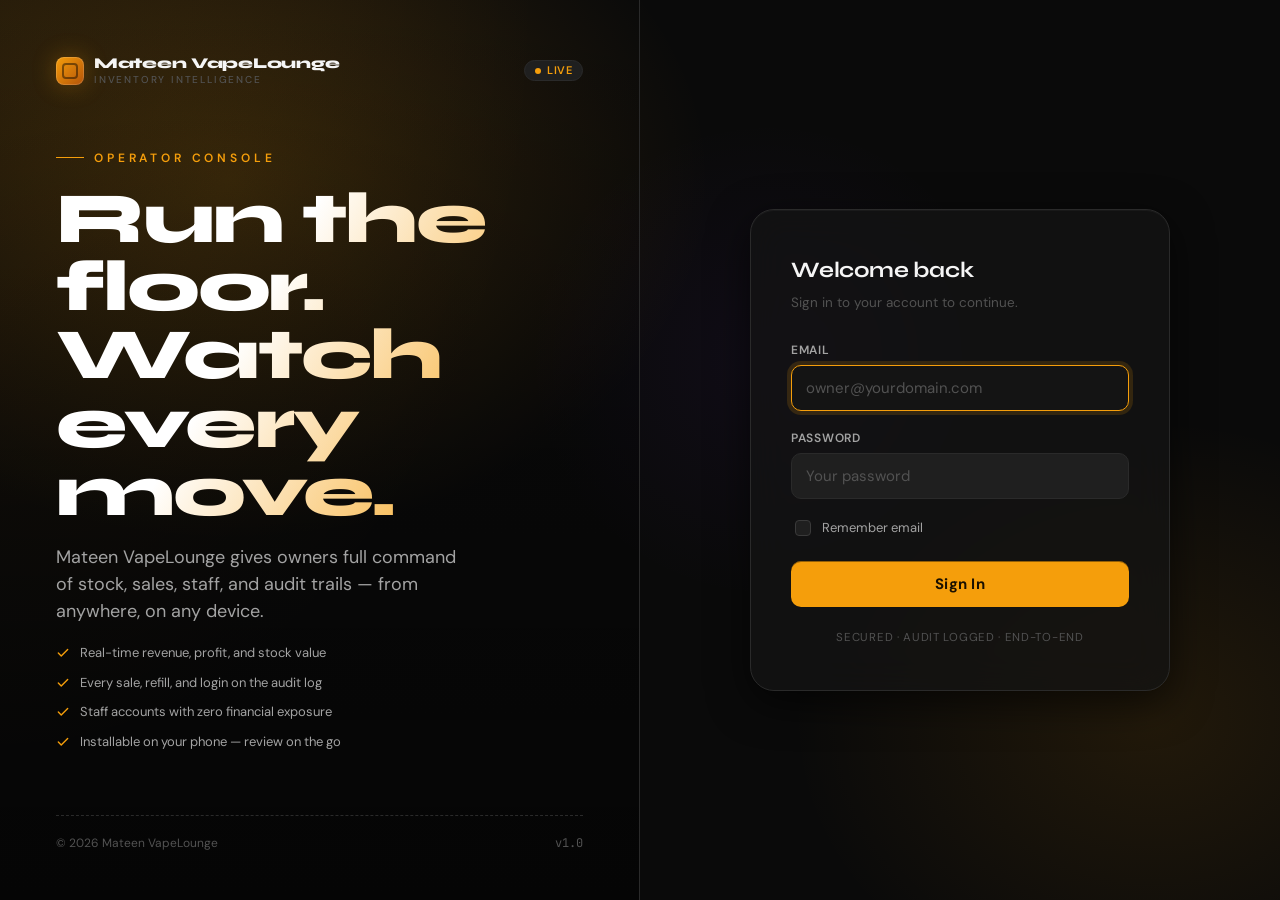
<file: MateenVapeLounge/frontend/index.html>
<!DOCTYPE html>
<html lang="en" data-theme="dark">
<head>
    <meta charset="UTF-8">
    <meta name="viewport" content="width=device-width, initial-scale=1, maximum-scale=1, user-scalable=no">
    <title>Mateen VapeLounge — Sign In</title>
    <meta name="description" content="Mateen VapeLounge inventory intelligence platform.">

    <link rel="manifest" href="/manifest.json">
    <meta name="theme-color" content="#f59e0b">
    <meta name="mobile-web-app-capable" content="yes">
    <meta name="apple-mobile-web-app-capable" content="yes">
    <meta name="apple-mobile-web-app-status-bar-style" content="black-translucent">
    <meta name="apple-mobile-web-app-title" content="VapeLounge">

    <link rel="stylesheet" href="css/main.css">
    <link rel="stylesheet" href="css/login.css">
</head>
<body>
    <div class="login-shell">
        <!-- Brand panel -->
        <aside class="login-brand">
            <div class="top-row">
                <div class="brand-mark">
                    <span class="logo-dot" aria-hidden="true"></span>
                    <span class="brand-text">
                        Mateen VapeLounge
                        <small>Inventory Intelligence</small>
                    </span>
                </div>
                <span class="badge badge-dot text-amber">Live</span>
            </div>

            <div class="hero">
                <span class="eyebrow">Operator console</span>
                <h1>Run the floor.<br>Watch every move.</h1>
                <p class="tagline">
                    Mateen VapeLounge gives owners full command of stock, sales,
                    staff, and audit trails — from anywhere, on any device.
                </p>

                <ul class="feature-list">
                    <li>
                        <svg viewBox="0 0 24 24" fill="none" stroke="currentColor" stroke-width="2.4" stroke-linecap="round" stroke-linejoin="round"><polyline points="20 6 9 17 4 12"/></svg>
                        Real-time revenue, profit, and stock value
                    </li>
                    <li>
                        <svg viewBox="0 0 24 24" fill="none" stroke="currentColor" stroke-width="2.4" stroke-linecap="round" stroke-linejoin="round"><polyline points="20 6 9 17 4 12"/></svg>
                        Every sale, refill, and login on the audit log
                    </li>
                    <li>
                        <svg viewBox="0 0 24 24" fill="none" stroke="currentColor" stroke-width="2.4" stroke-linecap="round" stroke-linejoin="round"><polyline points="20 6 9 17 4 12"/></svg>
                        Staff accounts with zero financial exposure
                    </li>
                    <li>
                        <svg viewBox="0 0 24 24" fill="none" stroke="currentColor" stroke-width="2.4" stroke-linecap="round" stroke-linejoin="round"><polyline points="20 6 9 17 4 12"/></svg>
                        Installable on your phone — review on the go
                    </li>
                </ul>
            </div>

            <div class="footer-row">
                <span>© <span id="brandYear"></span> Mateen VapeLounge</span>
                <span class="font-mono">v1.0</span>
            </div>
        </aside>

        <!-- Login panel -->
        <main class="login-panel">
            <section class="login-card">
                <h2>Welcome back</h2>
                <p class="subhead">Sign in to your account to continue.</p>

                <div id="loginError" class="auth-error" role="alert"></div>

                <form id="loginForm" novalidate autocomplete="on">
                    <div class="field">
                        <label for="email">Email</label>
                        <input
                            type="email"
                            id="email"
                            class="input"
                            autocomplete="username"
                            placeholder="owner@yourdomain.com"
                            required
                        >
                    </div>

                    <div class="field">
                        <label for="password">Password</label>
                        <input
                            type="password"
                            id="password"
                            class="input"
                            autocomplete="current-password"
                            placeholder="Your password"
                            required
                        >
                    </div>

                    <div class="options-row">
                        <label class="checkbox" for="remember">
                            <input type="checkbox" id="remember">
                            <span>Remember email</span>
                        </label>
                    </div>

                    <button type="submit" id="loginSubmit" class="btn btn-primary btn-block">
                        <span class="spin" aria-hidden="true"></span>
                        <span class="btn-label">Sign In</span>
                    </button>
                </form>

                <p class="meta">Secured · Audit logged · End-to-end</p>
            </section>
        </main>
    </div>

    <script src="js/auth.js"></script>
    <script>document.getElementById('brandYear').textContent = new Date().getFullYear();</script>
</body>
</html>
</file>
<file: MateenVapeLounge/frontend/css/main.css>
/* =====================================================================
   Mateen VapeLounge - Design System (main.css)
   Dark, premium, amber. Inspired by Bloomberg terminal + modern SaaS.
   ===================================================================== */

/* ----- Fonts ----- */
@import url('https://fonts.googleapis.com/css2?family=Syne:wght@500;600;700;800&family=DM+Sans:wght@400;500;600;700&family=JetBrains+Mono:wght@400;500;600&display=swap');

/* ----- Tokens ----- */
:root {
    --bg-base:        #0a0a0a;
    --bg-card:        #141414;
    --bg-elevated:    #1f1f1f;
    --bg-hover:       #242424;
    --border:         #2a2a2a;
    --border-strong:  #3a3a3a;

    --accent:         #f59e0b;
    --accent-hover:   #d97706;
    --accent-soft:    #b45309;
    --accent-glow:    rgba(245,158,11,0.15);
    --accent-glow-strong: rgba(245,158,11,0.30);

    --danger:         #ef4444;
    --danger-hover:   #dc2626;
    --danger-glow:    rgba(239,68,68,0.15);

    --success:        #22c55e;
    --success-glow:   rgba(34,197,94,0.15);

    --info:           #38bdf8;
    --info-glow:      rgba(56,189,248,0.15);

    --text-primary:   #f5f5f5;
    --text-secondary: #a3a3a3;
    --text-muted:     #525252;
    --text-faint:     #2e2e2e;

    --font-display:   'Syne', sans-serif;
    --font-body:      'DM Sans', sans-serif;
    --font-mono:      'JetBrains Mono', monospace;

    --radius-sm:      6px;
    --radius:         10px;
    --radius-lg:      16px;
    --radius-xl:      24px;

    --shadow-sm:      0 1px 2px rgba(0,0,0,0.4);
    --shadow:         0 4px 16px rgba(0,0,0,0.5);
    --shadow-lg:      0 12px 40px rgba(0,0,0,0.6);

    --speed:          180ms;
    --speed-slow:     320ms;
    --ease:           cubic-bezier(0.4, 0, 0.2, 1);
}

[data-theme="light"] {
    --bg-base:        #f4f4f5;
    --bg-card:        #ffffff;
    --bg-elevated:    #f7f7f8;
    --bg-hover:       #efeff1;
    --border:         #e4e4e7;
    --border-strong:  #d4d4d8;

    --accent:         #d97706;
    --accent-hover:   #b45309;
    --accent-soft:    #92400e;
    --accent-glow:    rgba(217,119,6,0.12);
    --accent-glow-strong: rgba(217,119,6,0.22);

    --text-primary:   #18181b;
    --text-secondary: #525258;
    --text-muted:     #71717a;
    --text-faint:     #d4d4d8;

    --shadow-sm:      0 1px 2px rgba(0,0,0,0.06);
    --shadow:         0 6px 20px rgba(0,0,0,0.06);
    --shadow-lg:      0 16px 48px rgba(0,0,0,0.10);
}

/* ----- Reset / base ----- */
*, *::before, *::after { box-sizing: border-box; }

html, body {
    margin: 0;
    padding: 0;
    min-height: 100vh;
}

body {
    font-family: var(--font-body);
    font-size: 14.5px;
    line-height: 1.5;
    color: var(--text-primary);
    background-color: var(--bg-base);
    -webkit-font-smoothing: antialiased;
    -moz-osx-font-smoothing: grayscale;
    overflow-x: hidden;
    transition: background-color var(--speed-slow) var(--ease),
                color var(--speed-slow) var(--ease);
}

a { color: var(--accent); text-decoration: none; }
a:hover { color: var(--accent-hover); }

h1, h2, h3, h4 {
    font-family: var(--font-display);
    font-weight: 700;
    letter-spacing: -0.01em;
    color: var(--text-primary);
    margin: 0;
}
h1 { font-size: 28px; }
h2 { font-size: 22px; }
h3 { font-size: 17px; }
h4 { font-size: 14px; letter-spacing: 0.04em; text-transform: uppercase; color: var(--text-secondary); font-weight: 600; }

p { margin: 0; }

/* ----- Scrollbar ----- */
::-webkit-scrollbar { width: 10px; height: 10px; }
::-webkit-scrollbar-track { background: transparent; }
::-webkit-scrollbar-thumb {
    background: var(--border);
    border-radius: 8px;
    border: 2px solid var(--bg-base);
}
::-webkit-scrollbar-thumb:hover { background: var(--border-strong); }

/* ----- Brand mark ----- */
.brand-mark {
    display: inline-flex;
    align-items: center;
    gap: 10px;
    font-family: var(--font-display);
    font-weight: 800;
    letter-spacing: -0.02em;
}
.brand-mark .logo-dot {
    width: 28px; height: 28px;
    border-radius: 8px;
    background: linear-gradient(135deg, var(--accent) 0%, var(--accent-soft) 100%);
    box-shadow: 0 0 24px var(--accent-glow-strong),
                inset 0 0 0 1px rgba(255,255,255,0.15);
    position: relative;
}
.brand-mark .logo-dot::after {
    content: '';
    position: absolute; inset: 6px;
    border: 2px solid rgba(0,0,0,0.45);
    border-radius: 4px;
}
.brand-mark .brand-text {
    font-size: 15px;
    line-height: 1;
}
.brand-mark .brand-text small {
    display: block;
    font-family: var(--font-body);
    font-weight: 500;
    font-size: 10px;
    letter-spacing: 0.18em;
    text-transform: uppercase;
    color: var(--text-muted);
    margin-top: 4px;
}

/* ----- Buttons ----- */
.btn {
    appearance: none;
    border: none;
    cursor: pointer;
    font-family: var(--font-body);
    font-weight: 600;
    font-size: 14px;
    padding: 11px 18px;
    border-radius: var(--radius);
    display: inline-flex;
    align-items: center;
    justify-content: center;
    gap: 8px;
    transition: background-color var(--speed) var(--ease),
                color var(--speed) var(--ease),
                transform var(--speed) var(--ease),
                border-color var(--speed) var(--ease),
                box-shadow var(--speed) var(--ease);
    line-height: 1;
    white-space: nowrap;
    user-select: none;
    position: relative;
}
.btn:focus-visible {
    outline: 2px solid var(--accent);
    outline-offset: 2px;
}
.btn:disabled, .btn[aria-busy="true"] {
    opacity: 0.6;
    cursor: not-allowed;
}
.btn-primary {
    background: var(--accent);
    color: #1a1000;
    box-shadow: 0 1px 0 rgba(0,0,0,0.4) inset, 0 0 0 1px rgba(0,0,0,0.05);
}
.btn-primary:hover:not(:disabled) {
    background: var(--accent-hover);
    transform: translateY(-1px);
    box-shadow: 0 8px 24px var(--accent-glow-strong);
}
.btn-primary:active:not(:disabled) { transform: translateY(0); }

.btn-secondary {
    background: var(--bg-elevated);
    color: var(--text-primary);
    border: 1px solid var(--border);
}
.btn-secondary:hover:not(:disabled) {
    background: var(--bg-hover);
    border-color: var(--border-strong);
}

.btn-ghost {
    background: transparent;
    color: var(--text-secondary);
    border: 1px solid transparent;
}
.btn-ghost:hover:not(:disabled) {
    background: var(--bg-elevated);
    color: var(--text-primary);
}

.btn-danger {
    background: var(--danger);
    color: white;
}
.btn-danger:hover:not(:disabled) {
    background: var(--danger-hover);
    box-shadow: 0 8px 24px var(--danger-glow);
    transform: translateY(-1px);
}

.btn-icon {
    width: 38px; height: 38px;
    padding: 0;
    border-radius: var(--radius);
    background: transparent;
    border: 1px solid var(--border);
    color: var(--text-secondary);
}
.btn-icon:hover:not(:disabled) {
    background: var(--bg-elevated);
    color: var(--text-primary);
    border-color: var(--border-strong);
}
.btn-block { width: 100%; }
.btn-lg { padding: 14px 22px; font-size: 15px; }
.btn-sm { padding: 8px 12px; font-size: 13px; border-radius: var(--radius-sm); }

.btn .spin {
    width: 14px; height: 14px;
    border: 2px solid currentColor;
    border-right-color: transparent;
    border-radius: 50%;
    animation: spin 0.8s linear infinite;
    display: none;
}
.btn[aria-busy="true"] .spin { display: inline-block; }
.btn[aria-busy="true"] .btn-label { opacity: 0.7; }

@keyframes spin {
    to { transform: rotate(360deg); }
}

/* ----- Cards ----- */
.card {
    background: var(--bg-card);
    border: 1px solid var(--border);
    border-radius: var(--radius-lg);
    overflow: hidden;
    transition: border-color var(--speed) var(--ease),
                box-shadow var(--speed) var(--ease),
                background-color var(--speed-slow) var(--ease);
}
.card-header {
    display: flex;
    align-items: center;
    justify-content: space-between;
    gap: 12px;
    padding: 18px 22px 14px;
    border-bottom: 1px solid var(--border);
}
.card-header h3 {
    font-family: var(--font-display);
    font-size: 15px;
    font-weight: 700;
}
.card-header .card-subtitle {
    color: var(--text-muted);
    font-size: 12px;
    letter-spacing: 0.06em;
    text-transform: uppercase;
}
.card-body { padding: 18px 22px; }
.card-footer {
    padding: 14px 22px;
    border-top: 1px solid var(--border);
    background: var(--bg-elevated);
    color: var(--text-secondary);
    font-size: 13px;
}

/* ----- Forms ----- */
.field {
    display: flex;
    flex-direction: column;
    gap: 6px;
    margin-bottom: 14px;
}
.field label {
    font-size: 12px;
    font-weight: 600;
    letter-spacing: 0.06em;
    text-transform: uppercase;
    color: var(--text-secondary);
}
.field-row {
    display: grid;
    grid-template-columns: repeat(auto-fit, minmax(180px, 1fr));
    gap: 14px;
}
.input,
.select,
.textarea {
    width: 100%;
    padding: 11px 14px;
    border-radius: var(--radius);
    border: 1px solid var(--border);
    background: var(--bg-elevated);
    color: var(--text-primary);
    font-family: var(--font-body);
    font-size: 14px;
    transition: border-color var(--speed) var(--ease),
                background-color var(--speed) var(--ease),
                box-shadow var(--speed) var(--ease);
    font-feature-settings: "tnum";
}
.input:focus,
.select:focus,
.textarea:focus {
    outline: none;
    border-color: var(--accent);
    box-shadow: 0 0 0 4px var(--accent-glow);
    background: var(--bg-card);
}
.input::placeholder { color: var(--text-muted); }

.checkbox {
    display: inline-flex; align-items: center; gap: 8px;
    cursor: pointer;
    user-select: none;
    font-size: 13px;
    color: var(--text-secondary);
}
.checkbox input[type="checkbox"] {
    appearance: none;
    width: 16px; height: 16px;
    border: 1.5px solid var(--border-strong);
    border-radius: 4px;
    background: var(--bg-elevated);
    cursor: pointer;
    position: relative;
    transition: all var(--speed) var(--ease);
}
.checkbox input[type="checkbox"]:checked {
    background: var(--accent);
    border-color: var(--accent);
}
.checkbox input[type="checkbox"]:checked::after {
    content: '';
    position: absolute;
    inset: 2px;
    background: #1a1000;
    clip-path: polygon(15% 50%, 35% 70%, 85% 20%, 95% 30%, 35% 90%, 5% 60%);
}

/* ----- Badges ----- */
.badge {
    display: inline-flex;
    align-items: center;
    gap: 6px;
    padding: 4px 10px;
    font-size: 11px;
    font-weight: 600;
    letter-spacing: 0.04em;
    border-radius: 999px;
    background: var(--bg-elevated);
    color: var(--text-secondary);
    border: 1px solid var(--border);
    line-height: 1;
    text-transform: uppercase;
    white-space: nowrap;
}
.badge-amber {
    background: var(--accent-glow);
    color: var(--accent);
    border-color: transparent;
}
.badge-danger {
    background: var(--danger-glow);
    color: var(--danger);
    border-color: transparent;
}
.badge-success {
    background: var(--success-glow);
    color: var(--success);
    border-color: transparent;
}
.badge-info {
    background: var(--info-glow);
    color: var(--info);
    border-color: transparent;
}
.badge-dot::before {
    content: '';
    display: inline-block;
    width: 6px; height: 6px;
    border-radius: 50%;
    background: currentColor;
}

/* ----- Tables ----- */
.table-wrap {
    overflow-x: auto;
    border-radius: var(--radius);
}
table.data-table {
    width: 100%;
    border-collapse: collapse;
    font-size: 13.5px;
}
.data-table th {
    text-align: left;
    padding: 10px 14px;
    font-weight: 600;
    color: var(--text-muted);
    font-size: 11px;
    letter-spacing: 0.08em;
    text-transform: uppercase;
    border-bottom: 1px solid var(--border);
    background: var(--bg-elevated);
    white-space: nowrap;
}
.data-table td {
    padding: 12px 14px;
    border-bottom: 1px solid var(--border);
    color: var(--text-primary);
    vertical-align: middle;
}
.data-table tr:last-child td { border-bottom: none; }
.data-table tr:hover td { background: var(--bg-elevated); }
.data-table .num {
    font-family: var(--font-mono);
    font-feature-settings: "tnum";
    text-align: right;
    white-space: nowrap;
}
.data-table .muted { color: var(--text-muted); }

/* ----- Empty state ----- */
.empty-state {
    text-align: center;
    padding: 40px 24px;
    color: var(--text-muted);
}
.empty-state .empty-icon {
    width: 56px; height: 56px;
    margin: 0 auto 12px;
    border-radius: 50%;
    background: var(--bg-elevated);
    display: flex; align-items: center; justify-content: center;
    color: var(--text-secondary);
    border: 1px dashed var(--border-strong);
}
.empty-state .empty-title {
    font-family: var(--font-display);
    font-weight: 700;
    color: var(--text-secondary);
    font-size: 15px;
    margin-bottom: 4px;
}
.empty-state .empty-sub { font-size: 13px; }

/* ----- Toast ----- */
.toast-stack {
    position: fixed;
    top: 20px;
    right: 20px;
    z-index: 9999;
    display: flex;
    flex-direction: column;
    gap: 10px;
    pointer-events: none;
    max-width: 360px;
}
.toast {
    pointer-events: auto;
    background: var(--bg-card);
    border: 1px solid var(--border);
    border-left: 3px solid var(--accent);
    color: var(--text-primary);
    padding: 12px 14px;
    border-radius: var(--radius);
    box-shadow: var(--shadow-lg);
    display: flex;
    align-items: flex-start;
    gap: 10px;
    font-size: 13px;
    line-height: 1.4;
    animation: toastIn 220ms var(--ease);
    min-width: 240px;
}
.toast.toast-success { border-left-color: var(--success); }
.toast.toast-error   { border-left-color: var(--danger); }
.toast.toast-info    { border-left-color: var(--info); }
.toast .toast-icon {
    width: 18px; height: 18px;
    flex-shrink: 0;
    margin-top: 1px;
}
.toast.toast-success .toast-icon { color: var(--success); }
.toast.toast-error   .toast-icon { color: var(--danger); }
.toast.toast-info    .toast-icon { color: var(--info); }
.toast.toast-amber   .toast-icon { color: var(--accent); }
.toast .toast-msg { flex: 1; }
.toast .toast-close {
    background: transparent;
    border: none;
    color: var(--text-muted);
    cursor: pointer;
    padding: 0;
    font-size: 14px;
}
.toast .toast-close:hover { color: var(--text-primary); }

@keyframes toastIn {
    from { transform: translateX(20px); opacity: 0; }
    to   { transform: translateX(0); opacity: 1; }
}

/* ----- Skeleton loaders ----- */
.skeleton {
    background: linear-gradient(90deg,
        var(--bg-elevated) 0%,
        var(--bg-hover) 50%,
        var(--bg-elevated) 100%);
    background-size: 200% 100%;
    animation: shimmer 1.4s infinite linear;
    border-radius: var(--radius-sm);
    display: block;
}
@keyframes shimmer {
    0%   { background-position: 200% 0; }
    100% { background-position: -200% 0; }
}

/* ----- Modal ----- */
.modal-backdrop {
    position: fixed; inset: 0;
    background: rgba(0,0,0,0.65);
    backdrop-filter: blur(6px);
    display: none;
    align-items: center;
    justify-content: center;
    z-index: 8000;
    animation: fadeIn 180ms var(--ease);
}
.modal-backdrop.active { display: flex; }
.modal {
    background: var(--bg-card);
    border: 1px solid var(--border);
    border-radius: var(--radius-lg);
    box-shadow: var(--shadow-lg);
    width: 100%;
    max-width: 520px;
    max-height: 90vh;
    overflow-y: auto;
    animation: modalIn 240ms var(--ease);
}
.modal .modal-header {
    padding: 18px 22px;
    border-bottom: 1px solid var(--border);
    display: flex;
    align-items: center;
    justify-content: space-between;
}
.modal .modal-body { padding: 22px; }
.modal .modal-footer {
    padding: 14px 22px;
    border-top: 1px solid var(--border);
    display: flex;
    justify-content: flex-end;
    gap: 10px;
}
@keyframes fadeIn { from { opacity: 0; } to { opacity: 1; } }
@keyframes modalIn {
    from { opacity: 0; transform: translateY(12px) scale(0.98); }
    to   { opacity: 1; transform: translateY(0) scale(1); }
}

/* ----- Avatar (initial circle) ----- */
.avatar {
    display: inline-flex;
    align-items: center;
    justify-content: center;
    width: 32px; height: 32px;
    border-radius: 50%;
    background: linear-gradient(135deg, var(--accent), var(--accent-soft));
    color: #1a1000;
    font-family: var(--font-display);
    font-weight: 700;
    font-size: 13px;
    flex-shrink: 0;
}
.avatar-lg { width: 40px; height: 40px; font-size: 15px; }
.avatar-sm { width: 26px; height: 26px; font-size: 11px; }
.avatar-color-1 { background: linear-gradient(135deg, #f59e0b, #b45309); }
.avatar-color-2 { background: linear-gradient(135deg, #38bdf8, #0369a1); color: #fff; }
.avatar-color-3 { background: linear-gradient(135deg, #22c55e, #15803d); color: #fff; }
.avatar-color-4 { background: linear-gradient(135deg, #a855f7, #6b21a8); color: #fff; }
.avatar-color-5 { background: linear-gradient(135deg, #f43f5e, #9f1239); color: #fff; }

/* ----- Utility ----- */
.flex { display: flex; }
.flex-col { display: flex; flex-direction: column; }
.items-center { align-items: center; }
.justify-between { justify-content: space-between; }
.gap-2 { gap: 8px; }
.gap-3 { gap: 12px; }
.gap-4 { gap: 16px; }
.gap-6 { gap: 24px; }
.mt-2 { margin-top: 8px; }
.mt-4 { margin-top: 16px; }
.mb-2 { margin-bottom: 8px; }
.mb-4 { margin-bottom: 16px; }
.text-muted { color: var(--text-muted); }
.text-secondary { color: var(--text-secondary); }
.text-amber { color: var(--accent); }
.text-danger { color: var(--danger); }
.text-success { color: var(--success); }
.font-mono { font-family: var(--font-mono); }
.font-display { font-family: var(--font-display); }
.text-right { text-align: right; }
.text-center { text-align: center; }
.tnum { font-feature-settings: "tnum"; }
.hide { display: none !important; }
.sr-only {
    position: absolute;
    width: 1px; height: 1px;
    padding: 0;
    margin: -1px;
    overflow: hidden;
    clip: rect(0,0,0,0);
    white-space: nowrap;
    border: 0;
}

/* ----- Page transition ----- */
.page-fade {
    animation: pageFade 280ms var(--ease);
}
@keyframes pageFade {
    from { opacity: 0; transform: translateY(6px); }
    to   { opacity: 1; transform: translateY(0); }
}

/* ----- Responsive ----- */
@media (max-width: 720px) {
    h1 { font-size: 22px; }
    h2 { font-size: 18px; }
    .card-header, .card-body { padding-left: 16px; padding-right: 16px; }
}
</file>
<file: MateenVapeLounge/frontend/css/login.css>
/* =====================================================================
   Mateen VapeLounge - Login page
   ===================================================================== */

.login-shell {
    min-height: 100vh;
    width: 100%;
    display: grid;
    grid-template-columns: 1fr 1fr;
    background-color: var(--bg-base);
    position: relative;
    overflow: hidden;
}

/* Atmospheric gradient mesh + grain */
.login-shell::before {
    content: '';
    position: absolute;
    inset: 0;
    background:
        radial-gradient(ellipse 800px 600px at 18% 20%, rgba(245,158,11,0.18), transparent 60%),
        radial-gradient(ellipse 600px 500px at 90% 80%, rgba(245,158,11,0.10), transparent 60%),
        radial-gradient(ellipse 400px 400px at 60% 40%, rgba(124,58,237,0.06), transparent 60%);
    pointer-events: none;
    z-index: 0;
}
.login-shell::after {
    content: '';
    position: absolute;
    inset: 0;
    background-image: url("data:image/svg+xml;utf8,<svg xmlns='http://www.w3.org/2000/svg' width='200' height='200'><filter id='n'><feTurbulence type='fractalNoise' baseFrequency='0.9' numOctaves='2' stitchTiles='stitch'/><feColorMatrix values='0 0 0 0 0 0 0 0 0 0 0 0 0 0 0 0 0 0 0.05 0'/></filter><rect width='100%' height='100%' filter='url(%23n)'/></svg>");
    opacity: 0.7;
    mix-blend-mode: overlay;
    pointer-events: none;
    z-index: 0;
}

/* ---------- Left brand panel ---------- */
.login-brand {
    position: relative;
    z-index: 1;
    display: flex;
    flex-direction: column;
    justify-content: space-between;
    padding: 56px 56px 48px;
    border-right: 1px solid var(--border);
    background:
        linear-gradient(180deg, transparent 0%, rgba(0,0,0,0.5) 100%),
        radial-gradient(ellipse at top left, rgba(245,158,11,0.08), transparent 60%);
}

.login-brand .top-row {
    display: flex;
    align-items: center;
    justify-content: space-between;
    gap: 16px;
}
.login-brand .top-row .badge {
    background: var(--bg-elevated);
}

.login-brand .hero {
    display: flex;
    flex-direction: column;
    gap: 18px;
    max-width: 480px;
}
.login-brand .hero .eyebrow {
    color: var(--accent);
    font-size: 12px;
    letter-spacing: 0.32em;
    font-weight: 600;
    text-transform: uppercase;
    display: inline-flex;
    align-items: center;
    gap: 10px;
}
.login-brand .hero .eyebrow::before {
    content: '';
    width: 28px; height: 1px;
    background: var(--accent);
    display: inline-block;
}
.login-brand .hero h1 {
    font-family: var(--font-display);
    font-weight: 800;
    font-size: clamp(48px, 6vw, 72px);
    line-height: 0.95;
    letter-spacing: -0.03em;
    margin: 0;
    background: linear-gradient(120deg, #fff 0%, #fff 40%, var(--accent) 100%);
    -webkit-background-clip: text;
    background-clip: text;
    -webkit-text-fill-color: transparent;
}
.login-brand .hero .tagline {
    color: var(--text-secondary);
    font-size: 18px;
    line-height: 1.5;
    max-width: 420px;
}

.login-brand .feature-list {
    list-style: none;
    padding: 0;
    margin: 0;
    display: flex;
    flex-direction: column;
    gap: 10px;
    color: var(--text-secondary);
    font-size: 13px;
}
.login-brand .feature-list li {
    display: flex; align-items: center; gap: 10px;
}
.login-brand .feature-list li svg {
    width: 14px; height: 14px;
    color: var(--accent);
    flex-shrink: 0;
}

.login-brand .footer-row {
    color: var(--text-muted);
    font-size: 12px;
    display: flex; justify-content: space-between; align-items: center;
    border-top: 1px dashed var(--border);
    padding-top: 18px;
}

/* ---------- Right form panel ---------- */
.login-panel {
    position: relative;
    z-index: 1;
    display: flex;
    align-items: center;
    justify-content: center;
    padding: 48px 32px;
}

.login-card {
    background: rgba(20,20,20,0.78);
    border: 1px solid var(--border);
    backdrop-filter: blur(18px) saturate(140%);
    -webkit-backdrop-filter: blur(18px) saturate(140%);
    width: 100%;
    max-width: 420px;
    padding: 44px 40px;
    border-radius: var(--radius-xl);
    box-shadow: var(--shadow-lg),
                inset 0 1px 0 rgba(255,255,255,0.04);
    animation: pageFade 360ms var(--ease);
}

.login-card h2 {
    font-family: var(--font-display);
    font-weight: 700;
    font-size: 22px;
    margin: 0 0 6px;
}
.login-card .subhead {
    color: var(--text-muted);
    font-size: 13.5px;
    margin-bottom: 28px;
}

.login-card .field { margin-bottom: 18px; }

.login-card .input {
    height: 46px;
    font-size: 15px;
}

.login-card .options-row {
    display: flex;
    align-items: center;
    justify-content: space-between;
    margin: 4px 0 22px;
    font-size: 13px;
}

.login-card .btn-primary {
    height: 46px;
    font-size: 15px;
    font-weight: 700;
    letter-spacing: 0.02em;
}

.login-card .meta {
    text-align: center;
    color: var(--text-muted);
    font-size: 11.5px;
    margin-top: 22px;
    letter-spacing: 0.06em;
    text-transform: uppercase;
}

.login-card .auth-error {
    display: none;
    background: var(--danger-glow);
    border: 1px solid rgba(239,68,68,0.3);
    color: #fecaca;
    padding: 10px 12px;
    border-radius: var(--radius);
    font-size: 13px;
    margin-bottom: 16px;
}
.login-card .auth-error.show { display: block; }

/* ---------- Responsive ---------- */
@media (max-width: 980px) {
    .login-shell {
        grid-template-columns: 1fr;
    }
    .login-brand {
        display: none;
    }
    .login-panel {
        padding: 24px;
        min-height: 100vh;
    }
}

@media (max-width: 480px) {
    .login-card {
        padding: 32px 24px;
    }
}
</file>
<file: MateenVapeLounge/frontend/css/owner-dashboard.css>
/* =====================================================================
   Mateen VapeLounge - Owner Dashboard
   ===================================================================== */

.dashboard-shell {
    display: grid;
    grid-template-columns: 248px 1fr;
    min-height: 100vh;
    background-color: var(--bg-base);
}

/* ---------- Sidebar ---------- */
.sidebar {
    position: sticky;
    top: 0;
    height: 100vh;
    background-color: var(--bg-card);
    border-right: 1px solid var(--border);
    display: flex;
    flex-direction: column;
    padding: 22px 16px 16px;
    z-index: 50;
}

.sidebar .brand {
    padding: 6px 8px 22px;
    border-bottom: 1px solid var(--border);
    margin-bottom: 14px;
}

.sidebar .nav-list {
    list-style: none;
    padding: 0;
    margin: 0;
    display: flex;
    flex-direction: column;
    gap: 2px;
    flex: 1;
}
.sidebar .nav-section {
    color: var(--text-muted);
    font-size: 10.5px;
    letter-spacing: 0.18em;
    text-transform: uppercase;
    font-weight: 600;
    padding: 12px 12px 6px;
}
.sidebar .nav-link {
    display: flex;
    align-items: center;
    gap: 10px;
    padding: 9px 12px;
    border-radius: var(--radius);
    color: var(--text-secondary);
    font-size: 13.5px;
    font-weight: 500;
    cursor: pointer;
    border: 1px solid transparent;
    transition: background-color var(--speed) var(--ease),
                color var(--speed) var(--ease),
                border-color var(--speed) var(--ease);
    user-select: none;
    white-space: nowrap;
}
.sidebar .nav-link svg {
    width: 16px; height: 16px;
    flex-shrink: 0;
    color: var(--text-muted);
    transition: color var(--speed) var(--ease);
}
.sidebar .nav-link .nav-count {
    margin-left: auto;
    font-size: 10.5px;
    background: var(--bg-elevated);
    color: var(--text-secondary);
    border-radius: 999px;
    padding: 2px 8px;
    border: 1px solid var(--border);
    font-family: var(--font-mono);
}
.sidebar .nav-link:hover {
    background-color: var(--bg-elevated);
    color: var(--text-primary);
}
.sidebar .nav-link:hover svg { color: var(--text-primary); }
.sidebar .nav-link.active {
    background-color: var(--accent-glow);
    color: var(--accent);
    border-color: rgba(245,158,11,0.18);
}
.sidebar .nav-link.active svg { color: var(--accent); }
.sidebar .nav-link.active .nav-count {
    background: rgba(245,158,11,0.14);
    color: var(--accent);
    border-color: transparent;
}

.sidebar .user-block {
    padding: 14px 10px;
    margin-top: 10px;
    border-top: 1px solid var(--border);
    display: flex;
    align-items: center;
    gap: 10px;
}
.sidebar .user-block .user-meta {
    flex: 1;
    overflow: hidden;
}
.sidebar .user-block .user-name {
    font-size: 13.5px;
    font-weight: 600;
    color: var(--text-primary);
    overflow: hidden;
    text-overflow: ellipsis;
}
.sidebar .user-block .user-role {
    font-size: 11px;
    color: var(--text-muted);
    text-transform: uppercase;
    letter-spacing: 0.08em;
}
.sidebar .logout-btn {
    background: transparent;
    border: 1px solid var(--border);
    color: var(--text-secondary);
    padding: 7px 9px;
    border-radius: var(--radius-sm);
    cursor: pointer;
    transition: all var(--speed) var(--ease);
    display: inline-flex;
    align-items: center;
    justify-content: center;
}
.sidebar .logout-btn:hover {
    color: var(--danger);
    border-color: var(--danger);
    background: var(--danger-glow);
}

/* ---------- Main column ---------- */
.main {
    min-width: 0;
    display: flex;
    flex-direction: column;
}

.topbar {
    display: flex;
    align-items: center;
    justify-content: space-between;
    padding: 18px 32px;
    border-bottom: 1px solid var(--border);
    background-color: var(--bg-base);
    position: sticky;
    top: 0;
    z-index: 20;
    backdrop-filter: blur(8px);
    -webkit-backdrop-filter: blur(8px);
}
.topbar .topbar-title {
    display: flex; flex-direction: column; gap: 2px;
}
.topbar .topbar-title h1 {
    font-family: var(--font-display);
    font-size: 22px;
    font-weight: 700;
}
.topbar .topbar-title .crumb {
    color: var(--text-muted);
    font-size: 12px;
    letter-spacing: 0.1em;
    text-transform: uppercase;
}
.topbar .topbar-actions {
    display: flex;
    align-items: center;
    gap: 10px;
}

.topbar .notif-btn {
    position: relative;
}
.topbar .notif-dot {
    position: absolute;
    top: 6px; right: 6px;
    width: 8px; height: 8px;
    background: var(--danger);
    border-radius: 50%;
    border: 2px solid var(--bg-base);
    display: none;
}
.topbar .notif-dot.show { display: block; }

/* ---------- Content area ---------- */
.content {
    padding: 28px 32px 60px;
    display: flex;
    flex-direction: column;
    gap: 24px;
    flex: 1;
}

/* ---------- Stat cards ---------- */
.stats-grid {
    display: grid;
    grid-template-columns: repeat(4, 1fr);
    gap: 16px;
}
.stat-card {
    position: relative;
    background: var(--bg-card);
    border: 1px solid var(--border);
    border-radius: var(--radius-lg);
    padding: 20px 22px;
    overflow: hidden;
    transition: border-color var(--speed) var(--ease),
                transform var(--speed) var(--ease);
}
.stat-card::before {
    content: '';
    position: absolute;
    top: 0; left: 0; right: 0;
    height: 1px;
    background: linear-gradient(90deg, transparent, var(--accent-glow), transparent);
    opacity: 0.6;
}
.stat-card:hover {
    border-color: var(--border-strong);
    transform: translateY(-2px);
}
.stat-card .stat-head {
    display: flex;
    align-items: center;
    justify-content: space-between;
    color: var(--text-muted);
    font-size: 11px;
    letter-spacing: 0.1em;
    text-transform: uppercase;
    font-weight: 600;
    margin-bottom: 14px;
}
.stat-card .stat-head svg {
    width: 16px; height: 16px;
    color: var(--accent);
}
.stat-card .stat-value {
    font-family: var(--font-display);
    font-weight: 700;
    font-size: 28px;
    line-height: 1.05;
    color: var(--text-primary);
    font-feature-settings: "tnum";
    letter-spacing: -0.01em;
}
.stat-card .stat-value .currency {
    font-size: 14px;
    font-weight: 600;
    color: var(--text-muted);
    margin-right: 4px;
    letter-spacing: 0.05em;
}
.stat-card .stat-foot {
    margin-top: 8px;
    color: var(--text-muted);
    font-size: 12px;
    display: flex;
    align-items: center;
    gap: 6px;
}
.stat-card.alert {
    border-color: rgba(239,68,68,0.25);
}
.stat-card.alert::before {
    background: linear-gradient(90deg, transparent, var(--danger-glow), transparent);
}
.stat-card.alert .stat-head svg { color: var(--danger); }
.stat-card.alert .stat-value { color: var(--danger); }

/* ---------- Tab panels ---------- */
.tab-panel { display: none; }
.tab-panel.active { display: flex; flex-direction: column; gap: 20px; animation: pageFade 240ms var(--ease); }

/* ---------- Two-column splits ---------- */
.split-2 {
    display: grid;
    grid-template-columns: 1.6fr 1fr;
    gap: 20px;
}

/* ---------- Section toolbar ---------- */
.section-toolbar {
    display: flex;
    align-items: center;
    justify-content: space-between;
    gap: 12px;
    flex-wrap: wrap;
}
.section-toolbar .search {
    position: relative;
    min-width: 280px;
}
.section-toolbar .search input {
    padding-left: 36px;
    height: 38px;
}
.section-toolbar .search svg {
    position: absolute;
    left: 12px; top: 50%;
    transform: translateY(-50%);
    width: 14px; height: 14px;
    color: var(--text-muted);
}

/* ---------- Low stock list ---------- */
.low-stock-list {
    display: flex;
    flex-direction: column;
}
.low-stock-row {
    display: flex;
    align-items: center;
    gap: 12px;
    padding: 12px 22px;
    border-bottom: 1px solid var(--border);
}
.low-stock-row:last-child { border-bottom: none; }
.low-stock-row .ls-icon {
    width: 32px; height: 32px;
    border-radius: 8px;
    background: var(--danger-glow);
    color: var(--danger);
    display: flex; align-items: center; justify-content: center;
    flex-shrink: 0;
}
.low-stock-row .ls-name {
    font-weight: 600;
    font-size: 13.5px;
    flex: 1;
}
.low-stock-row .ls-stock {
    font-family: var(--font-mono);
    color: var(--danger);
    font-weight: 600;
    font-size: 13px;
}

/* ---------- Audit log entries ---------- */
.audit-list {
    display: flex;
    flex-direction: column;
}
.audit-entry {
    display: grid;
    grid-template-columns: 36px 1fr auto;
    gap: 14px;
    align-items: flex-start;
    padding: 14px 22px;
    border-bottom: 1px solid var(--border);
}
.audit-entry:last-child { border-bottom: none; }
.audit-entry .audit-body {
    min-width: 0;
}
.audit-entry .audit-head {
    display: flex;
    align-items: center;
    gap: 8px;
    flex-wrap: wrap;
    margin-bottom: 4px;
}
.audit-entry .audit-user { font-weight: 600; font-size: 13.5px; }
.audit-entry .audit-details {
    color: var(--text-secondary);
    font-size: 13px;
    line-height: 1.45;
    word-break: break-word;
}
.audit-entry .audit-meta {
    text-align: right;
    color: var(--text-muted);
    font-size: 11.5px;
    font-family: var(--font-mono);
    white-space: nowrap;
}

/* ---------- Pagination ---------- */
.pagination {
    display: flex;
    align-items: center;
    justify-content: space-between;
    padding: 14px 22px;
    border-top: 1px solid var(--border);
    background: var(--bg-elevated);
    color: var(--text-secondary);
    font-size: 12.5px;
}
.pagination .page-controls {
    display: flex;
    align-items: center;
    gap: 8px;
}

/* ---------- Theme toggle pill ---------- */
.theme-toggle {
    width: 38px; height: 38px;
    border-radius: var(--radius);
    background: transparent;
    border: 1px solid var(--border);
    color: var(--text-secondary);
    cursor: pointer;
    display: inline-flex;
    align-items: center;
    justify-content: center;
    transition: all var(--speed) var(--ease);
}
.theme-toggle:hover {
    color: var(--accent);
    border-color: var(--accent);
}

.sidebar-backdrop {
    display: none !important;
    position: fixed;
    inset: 0;
    pointer-events: none;
    z-index: 0;
}

/* ---------- Mobile sidebar ---------- */
.menu-toggle { display: none; }

@media (max-width: 980px) {
    .dashboard-shell {
        grid-template-columns: 1fr;
    }
    .sidebar {
        position: fixed;
        top: 0; left: 0;
        width: 248px;
        transform: translateX(-100%);
        transition: transform var(--speed-slow) var(--ease);
        z-index: 100;
        box-shadow: var(--shadow-lg);
    }
    .sidebar.open { transform: translateX(0); }
    .sidebar-backdrop {
        display: none !important;
        position: fixed; inset: 0;
        background: rgba(0,0,0,0.6);
        z-index: 90;
        pointer-events: auto;
    }
    .sidebar-backdrop.active { display: block !important; }
    .menu-toggle { display: inline-flex; }
    .stats-grid { grid-template-columns: repeat(2, 1fr); }
    .split-2 { grid-template-columns: 1fr; }
    .content { padding: 20px; }
    .topbar { padding: 14px 20px; }
}

@media (max-width: 560px) {
    .stats-grid { grid-template-columns: 1fr; }
    .stat-card .stat-value { font-size: 24px; }
}

/* =====================================================================
   Extended components — 5-column stats, explorer, danger zone, etc.
   ===================================================================== */

.stats-grid.five {
    grid-template-columns: repeat(5, 1fr);
}

.stat-card.primary {
    background:
        radial-gradient(1000px 200px at 0% 0%, var(--accent-glow), transparent 60%),
        var(--bg-card);
    border-color: rgba(245, 158, 11, 0.25);
}
.stat-card.primary::before {
    background: linear-gradient(90deg, transparent, var(--accent), transparent);
    opacity: 0.5;
}
.stat-card.primary .stat-value { color: var(--accent); }
.stat-card.primary .stat-head svg { color: var(--accent); }

@media (max-width: 1320px) {
    .stats-grid.five { grid-template-columns: repeat(3, 1fr); }
}
@media (max-width: 980px) {
    .stats-grid.five { grid-template-columns: repeat(2, 1fr); }
}
@media (max-width: 560px) {
    .stats-grid.five { grid-template-columns: 1fr; }
}

/* ---------- Explorer (Category > Brand > Product) ---------- */
.explorer {
    display: grid;
    grid-template-columns: 260px 260px 1fr;
    gap: 16px;
    min-height: 480px;
}
.explorer-col {
    background: var(--bg-card);
    border: 1px solid var(--border);
    border-radius: var(--radius-lg);
    overflow: hidden;
    display: flex;
    flex-direction: column;
    min-width: 0;
}
.explorer-col-wide { min-width: 0; }
.explorer-head {
    display: flex;
    align-items: center;
    justify-content: space-between;
    padding: 14px 16px 12px;
    border-bottom: 1px solid var(--border);
    background: var(--bg-elevated);
}
.explorer-head h3 {
    font-family: var(--font-display);
    font-size: 14px;
    font-weight: 700;
    margin: 0;
}
.explorer-list {
    flex: 1;
    overflow-y: auto;
    max-height: 600px;
}
.explorer-loading {
    padding: 24px;
    color: var(--text-muted);
    font-size: 13px;
    text-align: center;
}
.explorer-row {
    display: flex;
    align-items: center;
    gap: 8px;
    padding: 10px 14px;
    border-bottom: 1px solid var(--border);
    cursor: pointer;
    transition: background-color var(--speed) var(--ease),
                border-left-color var(--speed) var(--ease);
    border-left: 3px solid transparent;
}
.explorer-row:last-child { border-bottom: none; }
.explorer-row:hover {
    background: var(--bg-elevated);
}
.explorer-row.active {
    background: var(--accent-glow);
    border-left-color: var(--accent);
}
.explorer-row.active .row-name { color: var(--accent); }
.explorer-row-main { flex: 1; min-width: 0; }
.explorer-row-main .row-name {
    font-weight: 600;
    font-size: 13.5px;
    color: var(--text-primary);
    overflow: hidden;
    text-overflow: ellipsis;
    white-space: nowrap;
}
.explorer-row-main .row-meta {
    color: var(--text-muted);
    font-size: 11px;
    margin-top: 2px;
}
.explorer-row-actions {
    display: flex;
    align-items: center;
    gap: 4px;
    opacity: 0;
    transition: opacity var(--speed) var(--ease);
}
.explorer-row:hover .explorer-row-actions,
.explorer-row.active .explorer-row-actions {
    opacity: 1;
}
.btn-icon-mini {
    appearance: none;
    background: transparent;
    border: 1px solid var(--border);
    color: var(--text-secondary);
    width: 26px; height: 26px;
    border-radius: 6px;
    cursor: pointer;
    display: inline-flex;
    align-items: center;
    justify-content: center;
    transition: all var(--speed) var(--ease);
}
.btn-icon-mini:hover {
    background: var(--bg-hover);
    color: var(--text-primary);
    border-color: var(--border-strong);
}
.btn-icon-mini.text-danger:hover {
    background: var(--danger-glow);
    color: var(--danger);
    border-color: rgba(239, 68, 68, 0.3);
}

/* ---------- Danger zone (Settings tab) ---------- */
.danger-zone {
    border-color: rgba(239, 68, 68, 0.25);
    background:
        radial-gradient(800px 200px at 100% 0%, var(--danger-glow), transparent 60%),
        var(--bg-card);
}
.danger-zone .card-header {
    border-bottom-color: rgba(239, 68, 68, 0.25);
}
.warning-text {
    background: var(--bg-elevated);
    border: 1px solid var(--border);
    border-left: 3px solid var(--danger);
    padding: 12px 14px;
    border-radius: var(--radius);
    font-size: 13.5px;
    line-height: 1.5;
    color: var(--text-secondary);
    margin: 0 0 10px;
}
.warning-text strong { color: var(--text-primary); }
.warning-text.text-muted strong { color: var(--text-secondary); }

/* ---------- Stats grid hide ---------- */
.stats-grid.hide { display: none; }

/* ---------- Explorer responsive ---------- */
@media (max-width: 1100px) {
    .explorer {
        grid-template-columns: 1fr 1fr;
        grid-template-rows: auto auto;
    }
    .explorer-col-wide { grid-column: 1 / -1; }
}
@media (max-width: 720px) {
    .explorer {
        grid-template-columns: 1fr;
    }
    .explorer-col-wide { grid-column: auto; }
}
</file>
<file: MateenVapeLounge/frontend/css/staff-dashboard.css>
/* =====================================================================
   Mateen VapeLounge - Staff Dashboard
   Clean, focused, no financial data anywhere.
   ===================================================================== */

.staff-shell {
    min-height: 100vh;
    background-color: var(--bg-base);
    display: flex;
    flex-direction: column;
}

/* ---------- Top bar ---------- */
.staff-topbar {
    position: sticky;
    top: 0;
    z-index: 30;
    display: grid;
    grid-template-columns: 1fr auto 1fr;
    align-items: center;
    padding: 14px 28px;
    background-color: var(--bg-card);
    border-bottom: 1px solid var(--border);
    backdrop-filter: blur(8px);
}
.staff-topbar .left { justify-self: start; }
.staff-topbar .center {
    display: flex;
    align-items: center;
    gap: 10px;
    color: var(--text-primary);
    font-weight: 600;
    font-size: 14px;
}
.staff-topbar .center .greeting {
    color: var(--text-muted);
    font-weight: 500;
}
.staff-topbar .right {
    justify-self: end;
    display: flex;
    align-items: center;
    gap: 10px;
}
.staff-topbar .logout-btn {
    background: transparent;
    border: 1px solid var(--border);
    color: var(--text-secondary);
    padding: 8px 14px;
    border-radius: var(--radius);
    cursor: pointer;
    font-weight: 600;
    font-size: 13px;
    transition: all var(--speed) var(--ease);
    display: inline-flex;
    align-items: center;
    gap: 8px;
}
.staff-topbar .logout-btn:hover {
    color: var(--danger);
    border-color: var(--danger);
    background: var(--danger-glow);
}

/* ---------- Layout ---------- */
.staff-content {
    width: 100%;
    max-width: 1180px;
    margin: 0 auto;
    padding: 28px 28px 60px;
    display: flex;
    flex-direction: column;
    gap: 24px;
}

/* ---------- Sale card (the prominent one) ---------- */
.sale-card {
    background:
        radial-gradient(1200px 200px at 0% 0%, var(--accent-glow), transparent 60%),
        var(--bg-card);
    border: 1px solid var(--border);
    border-radius: var(--radius-xl);
    overflow: visible;
    position: relative;
    box-shadow: var(--shadow);
}
.sale-card::before {
    content: '';
    position: absolute;
    inset: 0;
    border-radius: inherit;
    pointer-events: none;
    box-shadow: inset 0 1px 0 rgba(255,255,255,0.03);
}
.sale-card .sale-head {
    padding: 22px 28px 6px;
    display: flex;
    align-items: flex-end;
    justify-content: space-between;
    gap: 12px;
    flex-wrap: wrap;
}
.sale-card .sale-title h2 {
    font-family: var(--font-display);
    font-size: 22px;
    font-weight: 700;
    margin: 0;
}
.sale-card .sale-title .subtitle {
    color: var(--text-muted);
    font-size: 13px;
    margin-top: 4px;
}

.sale-card .sale-form {
    padding: 14px 28px 28px;
    display: grid;
    grid-template-columns: 2fr 1fr auto;
    gap: 14px;
    align-items: end;
}

.searchable {
    position: relative;
}
.searchable .input {
    height: 50px;
    font-size: 15px;
    padding-right: 40px;
}
.searchable .chevron {
    position: absolute;
    right: 14px; top: 50%;
    transform: translateY(-50%);
    color: var(--text-muted);
    pointer-events: none;
}
.searchable .results {
    position: absolute;
    top: calc(100% + 6px);
    left: 0; right: 0;
    background: var(--bg-card);
    border: 1px solid var(--border);
    border-radius: var(--radius);
    box-shadow: var(--shadow-lg);
    max-height: 280px;
    overflow-y: auto;
    z-index: 25;
    display: none;
}
.searchable .results.open { display: block; }
.searchable .results .row {
    padding: 12px 14px;
    display: flex;
    align-items: center;
    justify-content: space-between;
    gap: 10px;
    cursor: pointer;
    border-bottom: 1px solid var(--border);
    transition: background-color var(--speed) var(--ease);
}
.searchable .results .row:last-child { border-bottom: none; }
.searchable .results .row:hover,
.searchable .results .row.active {
    background: var(--bg-elevated);
}
.searchable .results .row .pname {
    font-weight: 600;
    font-size: 14px;
}
.searchable .results .row .pcat {
    font-size: 11px;
    color: var(--text-muted);
    text-transform: uppercase;
    letter-spacing: 0.06em;
}
.searchable .results .row .pstock {
    font-family: var(--font-mono);
    font-size: 12px;
    color: var(--text-secondary);
    white-space: nowrap;
}
.searchable .results .row.out .pstock { color: var(--danger); }
.searchable .results .empty {
    padding: 20px;
    text-align: center;
    color: var(--text-muted);
    font-size: 13px;
}

.sale-form .qty-input { height: 50px; font-size: 16px; text-align: center; }
.sale-form .submit {
    height: 50px;
    padding: 0 26px;
    font-weight: 700;
    font-size: 14.5px;
}

.sale-feedback {
    margin: 0 28px 22px;
    padding: 12px 16px;
    border-radius: var(--radius);
    background: var(--success-glow);
    border: 1px solid rgba(34,197,94,0.3);
    color: #bbf7d0;
    font-size: 13.5px;
    display: none;
    align-items: center;
    gap: 10px;
    animation: pageFade 220ms var(--ease);
}
.sale-feedback.show { display: flex; }
.sale-feedback.error {
    background: var(--danger-glow);
    border-color: rgba(239,68,68,0.3);
    color: #fecaca;
}

/* ---------- Today's sales table ---------- */
.my-sales {
    background: var(--bg-card);
    border: 1px solid var(--border);
    border-radius: var(--radius-lg);
    overflow: hidden;
}
.my-sales .summary-strip {
    padding: 16px 22px;
    border-bottom: 1px solid var(--border);
    display: flex;
    align-items: center;
    gap: 24px;
    flex-wrap: wrap;
}
.my-sales .summary-strip .stat-mini {
    display: flex;
    flex-direction: column;
    gap: 4px;
}
.my-sales .summary-strip .stat-mini .label {
    color: var(--text-muted);
    font-size: 10.5px;
    letter-spacing: 0.12em;
    text-transform: uppercase;
    font-weight: 600;
}
.my-sales .summary-strip .stat-mini .value {
    font-family: var(--font-display);
    font-size: 22px;
    font-weight: 700;
    color: var(--text-primary);
}

/* ---------- Stock grid ---------- */
.stock-grid {
    display: grid;
    grid-template-columns: repeat(auto-fill, minmax(220px, 1fr));
    gap: 14px;
}
.stock-card {
    background: var(--bg-card);
    border: 1px solid var(--border);
    border-radius: var(--radius-lg);
    padding: 18px;
    display: flex;
    flex-direction: column;
    gap: 14px;
    transition: border-color var(--speed) var(--ease),
                transform var(--speed) var(--ease);
}
.stock-card:hover {
    border-color: var(--border-strong);
    transform: translateY(-2px);
}
.stock-card .row-top {
    display: flex;
    align-items: flex-start;
    justify-content: space-between;
    gap: 8px;
}
.stock-card .name {
    font-weight: 600;
    font-size: 14px;
    line-height: 1.35;
}
.stock-card .stock-num {
    font-family: var(--font-display);
    font-size: 36px;
    font-weight: 700;
    line-height: 1;
    color: var(--text-primary);
    letter-spacing: -0.02em;
}
.stock-card .stock-num.low { color: var(--danger); }
.stock-card .stock-num.zero { color: var(--text-muted); }
.stock-card .stock-meta {
    display: flex;
    align-items: center;
    justify-content: space-between;
    color: var(--text-muted);
    font-size: 11px;
    letter-spacing: 0.08em;
    text-transform: uppercase;
    font-weight: 600;
}

/* Section heading */
.section-heading {
    display: flex;
    align-items: flex-end;
    justify-content: space-between;
    gap: 12px;
    flex-wrap: wrap;
}
.section-heading h3 {
    font-family: var(--font-display);
    font-size: 18px;
    font-weight: 700;
}
.section-heading .meta {
    color: var(--text-muted);
    font-size: 12px;
    letter-spacing: 0.08em;
    text-transform: uppercase;
}

/* ---------- Responsive ---------- */
@media (max-width: 760px) {
    .sale-card .sale-form {
        grid-template-columns: 1fr;
        gap: 12px;
    }
    .staff-topbar {
        grid-template-columns: auto 1fr;
        padding: 12px 18px;
    }
    .staff-topbar .center {
        display: none;
    }
    .staff-content { padding: 20px 18px 60px; }
}

/* =====================================================================
   Extended components — refill/sale action cards, stock groups
   ===================================================================== */

/* ---------- Action toggle (Refill / Sale switcher) ---------- */
.action-toggle {
    display: flex;
    gap: 6px;
    background: var(--bg-card);
    border: 1px solid var(--border);
    border-radius: var(--radius-lg);
    padding: 6px;
    align-self: flex-start;
}
.action-tab {
    appearance: none;
    background: transparent;
    border: none;
    color: var(--text-secondary);
    padding: 10px 18px;
    border-radius: 10px;
    font-family: var(--font-body);
    font-weight: 600;
    font-size: 13px;
    cursor: pointer;
    display: inline-flex;
    align-items: center;
    gap: 8px;
    transition: background-color var(--speed) var(--ease),
                color var(--speed) var(--ease);
}
.action-tab:hover { color: var(--text-primary); }
.action-tab.active {
    background: var(--accent);
    color: #1a1000;
    box-shadow: 0 4px 14px var(--accent-glow-strong);
}

/* ---------- Action card (Refill / Sale form container) ---------- */
.action-card {
    background:
        radial-gradient(1200px 220px at 0% 0%, var(--accent-glow), transparent 60%),
        var(--bg-card);
    border: 1px solid var(--border);
    border-radius: var(--radius-xl);
    overflow: hidden;
    box-shadow: var(--shadow);
}
.action-head {
    padding: 22px 28px 6px;
    display: flex;
    align-items: flex-end;
    justify-content: space-between;
    gap: 12px;
    flex-wrap: wrap;
}
.action-head h2 {
    font-family: var(--font-display);
    font-size: 22px;
    font-weight: 700;
    margin: 0;
}
.action-head .subtitle {
    color: var(--text-muted);
    font-size: 13px;
    margin-top: 4px;
}

.action-form {
    padding: 18px 28px 28px;
    display: flex;
    flex-direction: column;
    gap: 14px;
}

.step {
    display: flex;
    align-items: flex-end;
    gap: 12px;
}
.step-num {
    width: 28px;
    height: 28px;
    flex-shrink: 0;
    border-radius: 50%;
    background: var(--bg-elevated);
    border: 1px solid var(--border);
    color: var(--text-secondary);
    display: inline-flex;
    align-items: center;
    justify-content: center;
    font-family: var(--font-display);
    font-weight: 700;
    font-size: 12px;
    margin-bottom: 11px;
}

/* ---------- Calc panel ---------- */
.action-calc {
    background: var(--bg-elevated);
    border: 1px solid var(--border);
    border-radius: var(--radius);
    padding: 12px 16px;
    display: flex;
    flex-direction: column;
    gap: 6px;
}
.calc-row {
    display: flex;
    align-items: center;
    justify-content: space-between;
    font-size: 13px;
    color: var(--text-secondary);
}
.calc-row .calc-value {
    font-family: var(--font-mono);
    font-weight: 600;
    color: var(--text-primary);
}
.calc-row.total {
    border-top: 1px dashed var(--border);
    padding-top: 8px;
    margin-top: 4px;
    font-size: 14px;
}
.calc-row.total .calc-label {
    color: var(--text-primary);
    font-weight: 600;
}
.calc-row.total .total-value {
    font-family: var(--font-display);
    font-size: 18px;
    color: var(--accent);
}

/* ---------- Action feedback ---------- */
.action-feedback {
    margin: 0 28px 22px;
    padding: 12px 16px;
    border-radius: var(--radius);
    background: var(--success-glow);
    border: 1px solid rgba(34, 197, 94, 0.3);
    color: #bbf7d0;
    font-size: 13.5px;
    display: none;
    align-items: center;
    gap: 10px;
    animation: pageFade 220ms var(--ease);
}
.action-feedback.show { display: flex; }
.action-feedback.error {
    background: var(--danger-glow);
    border-color: rgba(239, 68, 68, 0.3);
    color: #fecaca;
}

/* ---------- My activity (replaces my-sales) ---------- */
.my-activity {
    background: var(--bg-card);
    border: 1px solid var(--border);
    border-radius: var(--radius-lg);
    overflow: hidden;
}
.my-activity .summary-strip {
    padding: 16px 22px;
    border-bottom: 1px solid var(--border);
    display: flex;
    align-items: center;
    gap: 24px;
    flex-wrap: wrap;
}
.my-activity .summary-strip .stat-mini {
    display: flex;
    flex-direction: column;
    gap: 4px;
}
.my-activity .summary-strip .stat-mini .label {
    color: var(--text-muted);
    font-size: 10.5px;
    letter-spacing: 0.12em;
    text-transform: uppercase;
    font-weight: 600;
}
.my-activity .summary-strip .stat-mini .value {
    font-family: var(--font-display);
    font-size: 22px;
    font-weight: 700;
    color: var(--text-primary);
}

/* ---------- Stock groups (collapsible by category) ---------- */
.stock-group {
    background: var(--bg-card);
    border: 1px solid var(--border);
    border-radius: var(--radius-lg);
    margin-bottom: 14px;
    overflow: hidden;
}
.stock-group[open] .caret { transform: rotate(0deg); }
.stock-group:not([open]) .caret { transform: rotate(-90deg); }
.stock-group-head {
    padding: 14px 20px;
    display: flex;
    align-items: center;
    gap: 12px;
    cursor: pointer;
    user-select: none;
    list-style: none;
    border-bottom: 1px solid transparent;
    transition: background-color var(--speed) var(--ease),
                border-color var(--speed) var(--ease);
}
.stock-group-head::-webkit-details-marker { display: none; }
.stock-group[open] .stock-group-head { border-bottom-color: var(--border); }
.stock-group-head:hover { background: var(--bg-elevated); }
.stock-group-head .caret {
    display: inline-flex;
    color: var(--text-secondary);
    transition: transform var(--speed) var(--ease);
}
.stock-group-head .cat-name {
    font-family: var(--font-display);
    font-weight: 700;
    font-size: 16px;
    color: var(--text-primary);
}
.stock-group-head .muted {
    color: var(--text-muted);
    font-size: 12px;
    letter-spacing: 0.06em;
    text-transform: uppercase;
    font-weight: 600;
}
.stock-group-body {
    padding: 14px 20px 18px;
    display: flex;
    flex-direction: column;
    gap: 16px;
}
.brand-block .brand-head {
    color: var(--text-secondary);
    font-size: 12px;
    letter-spacing: 0.16em;
    text-transform: uppercase;
    font-weight: 600;
    margin-bottom: 8px;
}

/* Override stock-card row-top to allow refillable badge nicely */
.stock-card .row-top .name { flex: 1; min-width: 0; }

/* Hide helper */
.action-card.hide { display: none; }
.hide { display: none !important; }
</file>
